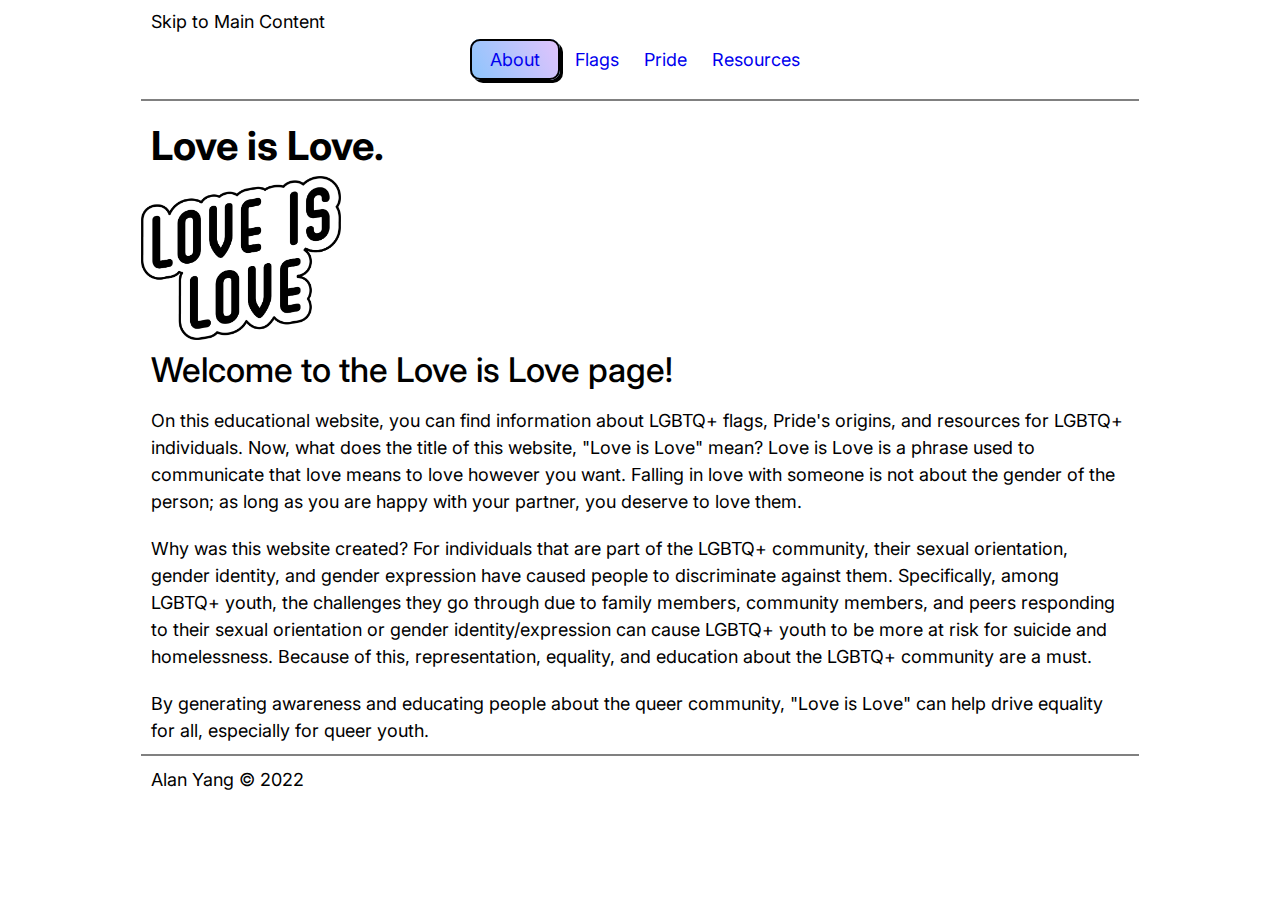
<file: index.html>
<!DOCTYPE html>
	<!-- You do not need to make any changes to this file, but
	you should still review the tags to make sure that you
	are familiar with them. -->

<html lang="en">
<!-- All of the meta data for the page belongs in the header tag -->
<head>
	<meta charset="UTF-8">
	<meta name="viewport" content="width=device-width, initial-scale=1.0">
	<!-- Link to the favicon image -->
	<link rel="icon" href="images/favicon.ico">
	<!-- Link to the reset file -->
	<link rel="stylesheet" href="css/html5reset.css">
	<!-- Link to the stylesheet -->
	<link rel="stylesheet" href="css/style.css">
	<title>About Me</title>
</head>

<!-- All of the visible code in the page belongs in the body tag -->
<body>
	<!--Skip to Main Content -->
	<a class = "skip" href="#main">Skip to Main Content</a>

	<!-- Header is a sematic tag page that aids readability -->
	<header>
		<!-- Nav is a sematic tag page that aids accessibility -->
		<nav>
			<ul class="nav">
				<!-- Since I am on the index file I added class = action to the link to index. -->
				<li class="active"><a href = "index.html" >About</a></li>
				<li><a href = "flags.html">Flags</a></li>
				<li><a href = "pride.html">Pride</a></li>
				<li><a href = "resources.html">Resources</a></li>
			</ul>
		</nav>
		<!-- The h1 is a semantic tag that aids accessibility -->
		<h1 id="main"> Love is Love.</h1>
	</header>

	<!-- Every page should have a main tag for accessibility -->
	<main>

		<img src = "images/loveislove_logo.png" alt = "Love is Love website logo" width="200px"/>

		<h2>Welcome to the Love is Love page!</h2>

		<p>On this educational website, you can find information about LGBTQ+ flags, Pride's origins, and resources for LGBTQ+ individuals. Now, what does the title of this website, "Love is Love" mean? Love is Love is a phrase used to communicate that love means to love however you want. Falling in love with someone is not about the gender of the person; as long as you are happy with your partner, you deserve to love them.</p>

		<p>Why was this website created? For individuals that are part of the LGBTQ+ community, their sexual orientation, gender identity, and gender expression have caused people to discriminate against them. Specifically, among LGBTQ+ youth, the challenges they go through due to family members, community members, and peers responding to their sexual orientation or gender identity/expression can cause LGBTQ+ youth to be more at risk for suicide and homelessness. Because of this, representation, equality, and education about the LGBTQ+ community are a must. </p>

		<p>By generating awareness and educating people about the queer community, "Love is Love" can help drive equality for all, especially for queer youth. </p>
	</main>

	<!-- Footer is a sematic tag page that aids readability -->
	<footer>
		<p>Alan Yang &copy; 2022</p>
	</footer>
</body>
</html>
</file>
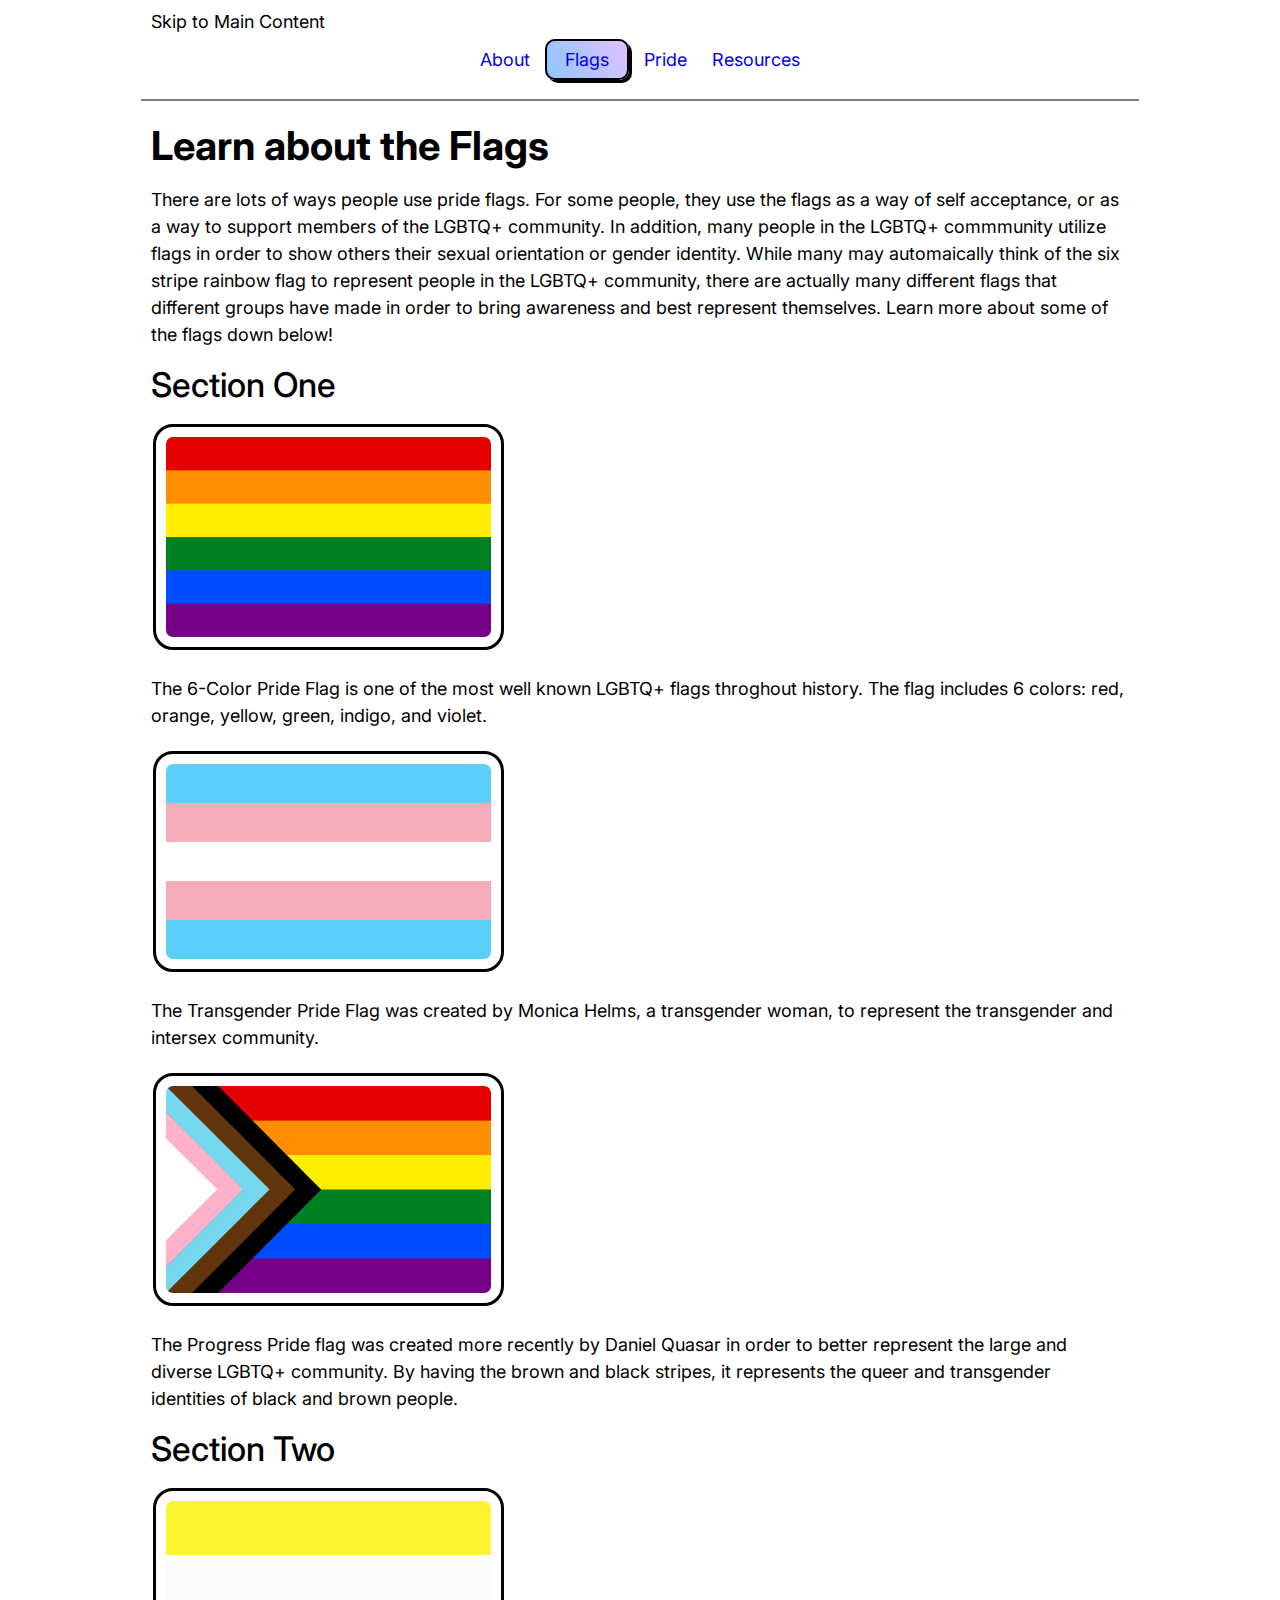
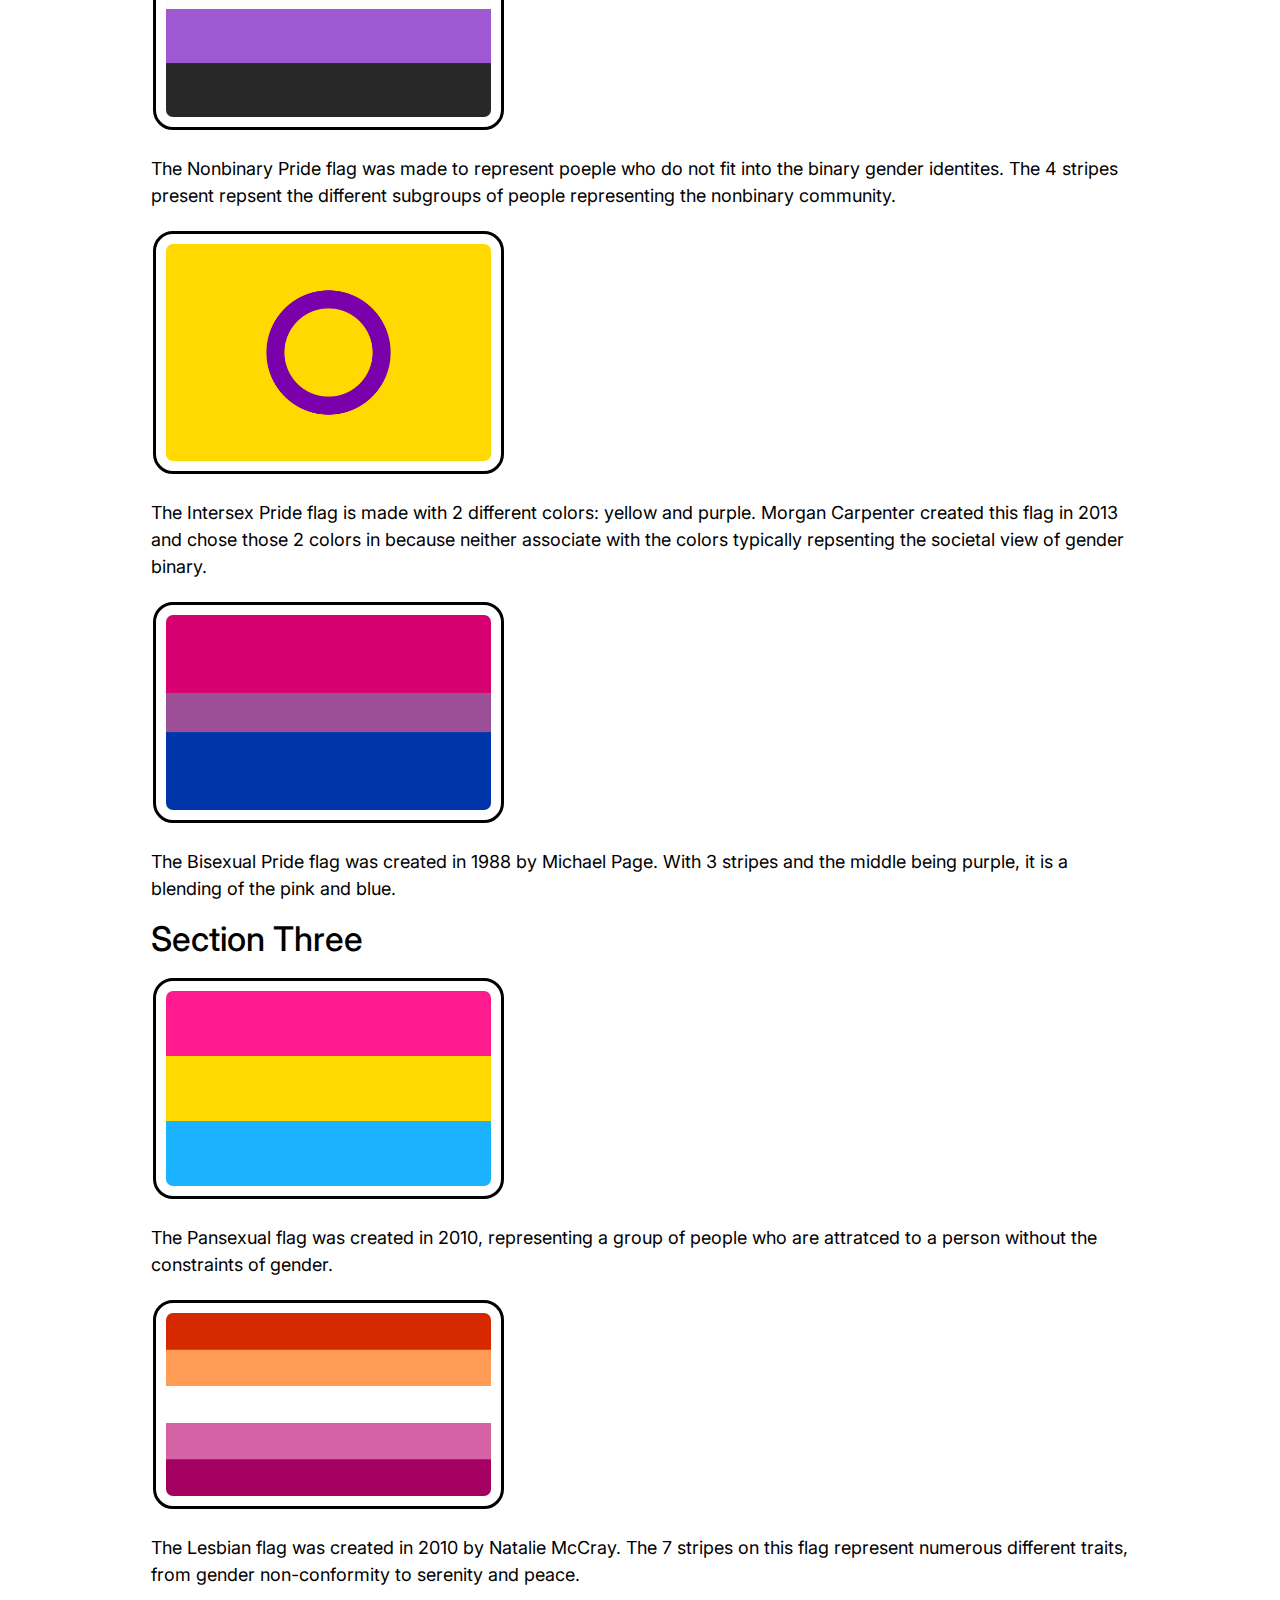
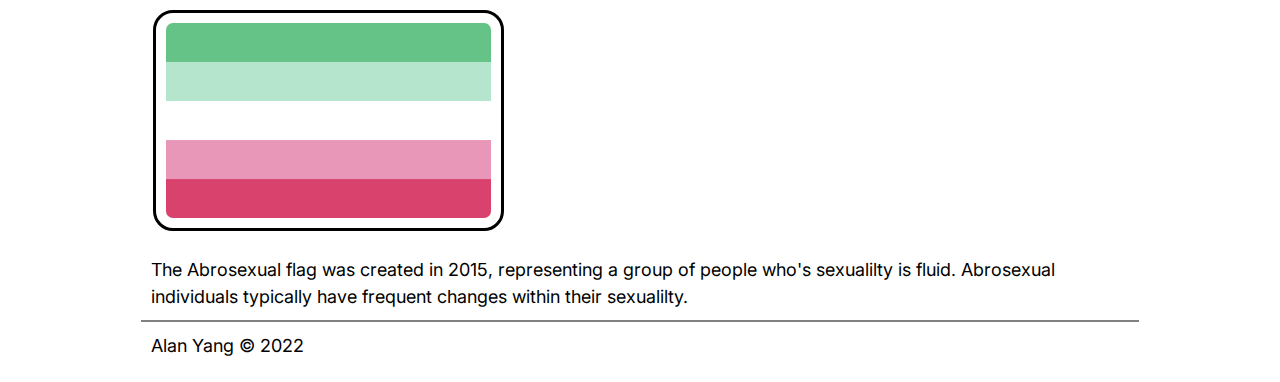
<file: flags.html>
<!DOCTYPE html>

<html lang="en">
<head>
	<meta charset="UTF-8">
	<meta name="viewport" content="width=device-width, initial-scale=1.0">
	<link rel="icon" href="images/favicon.ico">
	<link rel="stylesheet" href="css/html5reset.css">
	<link rel="stylesheet" href="css/style.css">
	<title>Flags</title>
</head>

<body>
	<!--Skip to Main Content -->
	<a class = "skip" href="#main">Skip to Main Content</a>
	<header>
		<nav>
			<ul class="nav">
				<li><a href = "index.html" >About</a></li>
				<li class="active"><a href = "flags.html">Flags</a></li>
				<li><a href = "pride.html">Pride</a></li>
				<li><a href = "resources.html">Resources</a></li>
			</ul>
		</nav>
		<h1 id="main">Learn about the Flags</h1>
	</header>

	<main>
		<p>There are lots of ways people use pride flags. For some people, they use the flags as a way of self acceptance, or as a way to support members of the LGBTQ+ community. In addition, many people in the LGBTQ+ commmunity utilize flags in order to show others their sexual orientation or gender identity. While many may automaically think of the six stripe rainbow flag to represent people in the LGBTQ+ community, there are actually many different flags that different groups have made in order to bring awareness and best represent themselves. Learn more about some of the flags down below!</p>

		<h2> Section One </h2>
		<div class="flags_one">
			<img src = "images/six_color.png" alt = "Traditional six color pride flag, featuring the rainbow colors"/>
			<p> The 6-Color Pride Flag is one of the most well known LGBTQ+ flags throghout history. The flag includes 6 colors: red, orange, yellow, green, indigo, and violet. </p>
        
			<img src = "images/transgender.png" alt = "Transgender pride flag with 5 stripes, including pink and blue."/>
        	<p> The Transgender Pride Flag was created by Monica Helms, a transgender woman, to represent the transgender and intersex community. </p>

			<img src = "images/progress.png" alt = "Progress pride flag"/>
			<p> The Progress Pride flag was created more recently by Daniel Quasar in order to better represent the large and diverse LGBTQ+ community. By having the brown and black stripes, it represents the queer and transgender identities of black and brown people.</p>
		</div>
        
		<h2> Section Two </h2>
		<div class="flags_two">
			<img src = "images/nonbinary.png" alt = "Nonbinary pride flag"/>
			<p> The Nonbinary Pride flag was made to represent poeple who do not fit into the binary gender identites. The 4 stripes present repsent the different subgroups of people representing the nonbinary community.</p>
	
			<img src = "images/intersex.png" alt = "Intersex pride flag"/>
			<p> The Intersex Pride flag is made with 2 different colors: yellow and purple. Morgan Carpenter created this flag in 2013 and chose those 2 colors in because neither associate with the colors typically repsenting the societal view of gender binary.</p>
	
			<img src = "images/bisexual.png" alt = "Bisexual pride flag"/>
			<p> The Bisexual Pride flag was created in 1988 by Michael Page. With 3 stripes and the middle being purple, it is a blending of the pink and blue.</p>			
		</div>
	
		<h2> Section Three </h2>     
		<div class="flags_three">
			<img src = "images/pansexual.png" alt = "Pansexual pride flag"/>
			<p> The Pansexual flag was created in 2010, representing a group of people who are attratced to a person without the constraints of gender.</p>
	
			<img src = "images/lesbian.png" alt = "Lesbian pride flag"/>
			<p> The Lesbian flag was created in 2010 by Natalie McCray. The 7 stripes on this flag represent numerous different traits, from gender non-conformity to serenity and peace.</p>
	
			<img src = "images/abrosexual.png" alt = "Abrosexual pride flag"/>
			<p> The Abrosexual flag was created in 2015, representing a group of people who's sexualilty is fluid. Abrosexual individuals typically have frequent changes within their sexualilty.</p>
		</div>
        
	</main>

	<!-- Footer is a sematic tag page that aids readability -->
	<footer>
		<p>Alan Yang &copy; 2022</p>
	</footer>
</body>
</html>
</file>
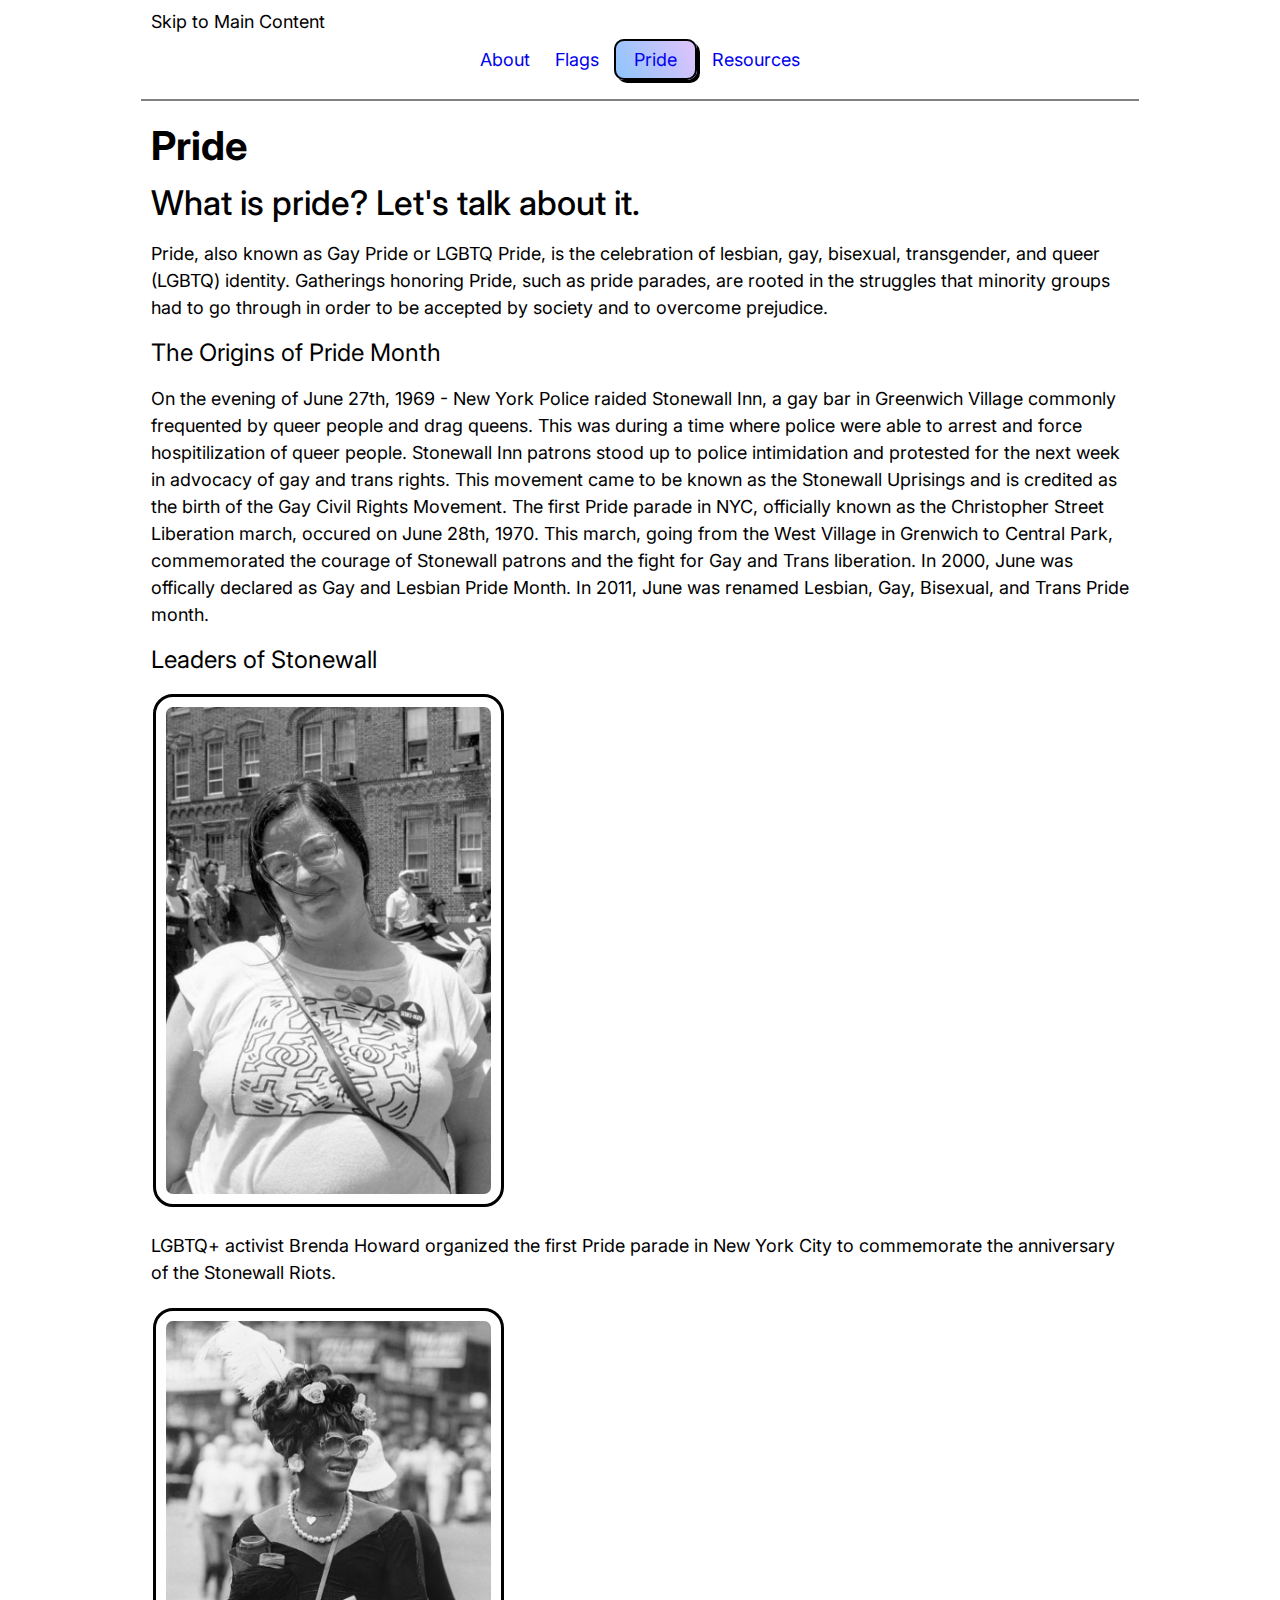
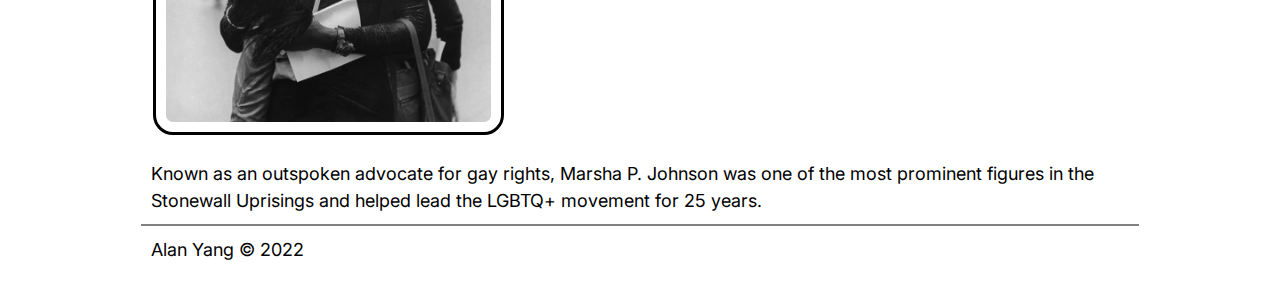
<file: pride.html>
<!DOCTYPE html>

<html lang="en">
<head>
	<meta charset="UTF-8">
	<meta name="viewport" content="width=device-width, initial-scale=1.0">
	<link rel="icon" href="images/favicon.ico">
	<link rel="stylesheet" href="css/html5reset.css">
	<link rel="stylesheet" href="css/style.css">
	<title>Pride</title>
</head>

<body>
	<!--Skip to Main Content -->
	<a class = "skip" href="#main">Skip to Main Content</a>
	<header>
		<nav>
			<ul class="nav">
				<li><a href = "index.html" >About</a></li>
				<li><a href = "flags.html">Flags</a></li>
				<li class="active"><a href = "pride.html">Pride</a></li>
				<li><a href = "resources.html">Resources</a></li>
			</ul>
		</nav>
		<h1 id="main">Pride</h1>
	</header>

	<main>
		<h2>What is pride? Let's talk about it. </h2>
        <p>Pride, also known as Gay Pride or LGBTQ Pride, is the celebration of lesbian, gay, bisexual, transgender, and queer (LGBTQ) identity. Gatherings honoring Pride, such as pride parades, are rooted in the struggles that minority groups had to go through in order to be accepted by society and to overcome prejudice.</p>
        
        <h3>The Origins of Pride Month</h3>
        <p> On the evening of June 27th, 1969 - New York Police raided Stonewall Inn, a gay bar in Greenwich Village commonly frequented by queer people and drag queens. This was during a time where police were able to arrest and force hospitilization of queer people.
            
        Stonewall Inn patrons stood up to police intimidation and protested for the next week in advocacy of gay and trans rights. This movement came to be known as the Stonewall Uprisings and is credited as the birth of the Gay Civil Rights Movement.
        
        The first Pride parade in NYC, officially known as the Christopher Street Liberation march, occured on June 28th, 1970. This march, going from the West Village in Grenwich to Central Park, commemorated the courage of Stonewall patrons and the fight for Gay and Trans liberation.
        
        In 2000, June was offically declared as Gay and Lesbian Pride Month. In 2011, June was renamed Lesbian, Gay, Bisexual, and Trans Pride month.</p>

        <h3>Leaders of Stonewall</h3>

		<div>
			<img src = "images/brenda_howard.jpg" alt = "Brenda Howard in New York at a Pride parade"/>
			<p>LGBTQ+ activist Brenda Howard organized the first Pride parade in New York City to commemorate the anniversary of the Stonewall Riots.</p>
		</div>	
       
        <div>
			<img src = "images/marsha_p_johnson.png" alt = "Marsha P. Johnson at a Pride parade"/>
			<p>Known as an outspoken advocate for gay rights, Marsha P. Johnson was one of the most prominent figures in the Stonewall Uprisings and helped lead the LGBTQ+ movement for 25 years.</p>        	
		</div>
       
	</main>

	<!-- Footer is a sematic tag page that aids readability -->
	<footer>
		<p>Alan Yang &copy; 2022</p>
	</footer>
</body>
</html>
</file>
<file: css/style.css>
@import url('https://fonts.googleapis.com/css?family=Inter&display=swap');

body {
    font-family: 'Inter', Helvetica, sans-serif;
    color: black;
    margin: 0 10% 0 10%;
	padding:1%;
    font-weight: 400;
    font-size: 18px;
}

p{
    font-weight: 400;
    line-height: 1.5;
    font-size: 18px;
}

h1{
	font-weight: 700;
    font-size: 40px;
}

h2{
    font-weight: 500;
    font-size: 34px;
}

h3{
    font-weight: 400;
    font-size: 24px;
}
    

p, h1, h2, h3, .skip {
    padding: 10px;
}

nav{
	border-bottom: 2px solid grey;
	margin-bottom: 15px;
    padding: 10px 0 20px 0;
}

footer{
    border-top: 2px solid grey;
}

.skip{
    color: black;
}

/* 4. Style the links to in your site - make sure to indicate which one is the current page */

.nav{
    list-style:none;
    margin:0;
    padding:0;
    text-align:center;
}
.nav li{
    display:inline;
}
.nav a{
    display:inline-block;
    padding:10px;
}

.nav a:hover {
    color: #515151;
}

.skip:hover{
    color: #515151;
}

.active{
    background-color: #8EC5FC;
    background-image: linear-gradient(62deg, #8EC5FC 0%, #E0C3FC 100%);
    border: 2px solid black;
    border-radius: 10px;
    box-shadow: 3px 3px black;
    padding: 8px;
}

a:visited{color: black}
a:link{text-decoration: none}

/* 5. Add style to your images focusing on the box model. */

div img{
    margin: 12px;
    width: 325px;
    padding: 10px;
    border: 3px solid black;
    border-radius: 20px;
}

/* 6. Add a hover style to your images */ 

div img:nth-child(even):hover{
    box-shadow: 5px 5px black;
    filter: hue-rotate(45deg);
    transition: box-shadow 0.2s ease-in-out;
}

.flags_one img:hover:nth-child(3n){
    box-shadow: 5px 5px tan;
    border: 3px solid #654321;
    transition: box-shadow 0.2s ease-in-out;
}

.flags_two img:hover:nth-child(3n){
    box-shadow: 5px 5px tan;
    border: 3px solid #654321;
    filter: hue-rotate(45deg);
    transition: box-shadow 0.2s ease-in-out;
}

.flags_three img:hover:nth-child(3n){
    box-shadow: 5px 5px tan;
    border: 3px solid #654321;
    filter: grayscale(50%);
    transition: box-shadow 0.2s ease-in-out;
}
</file>
